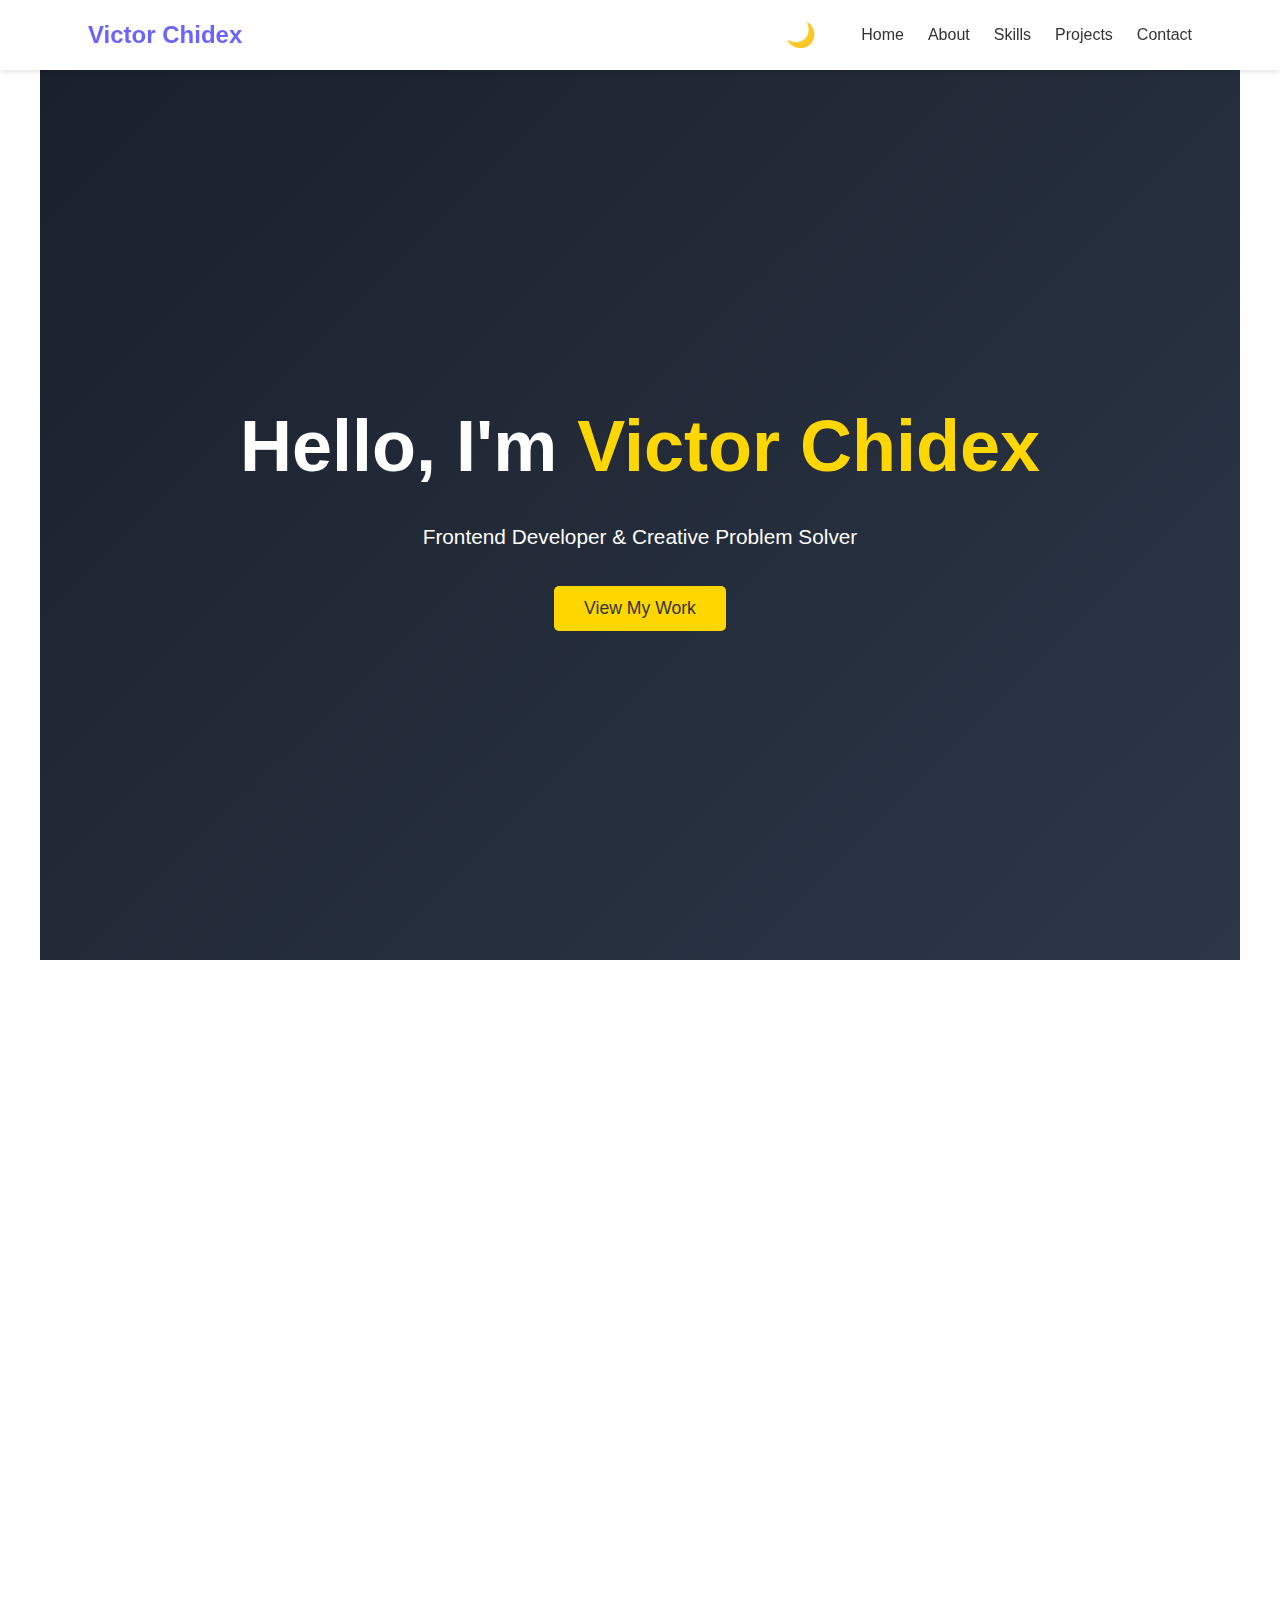
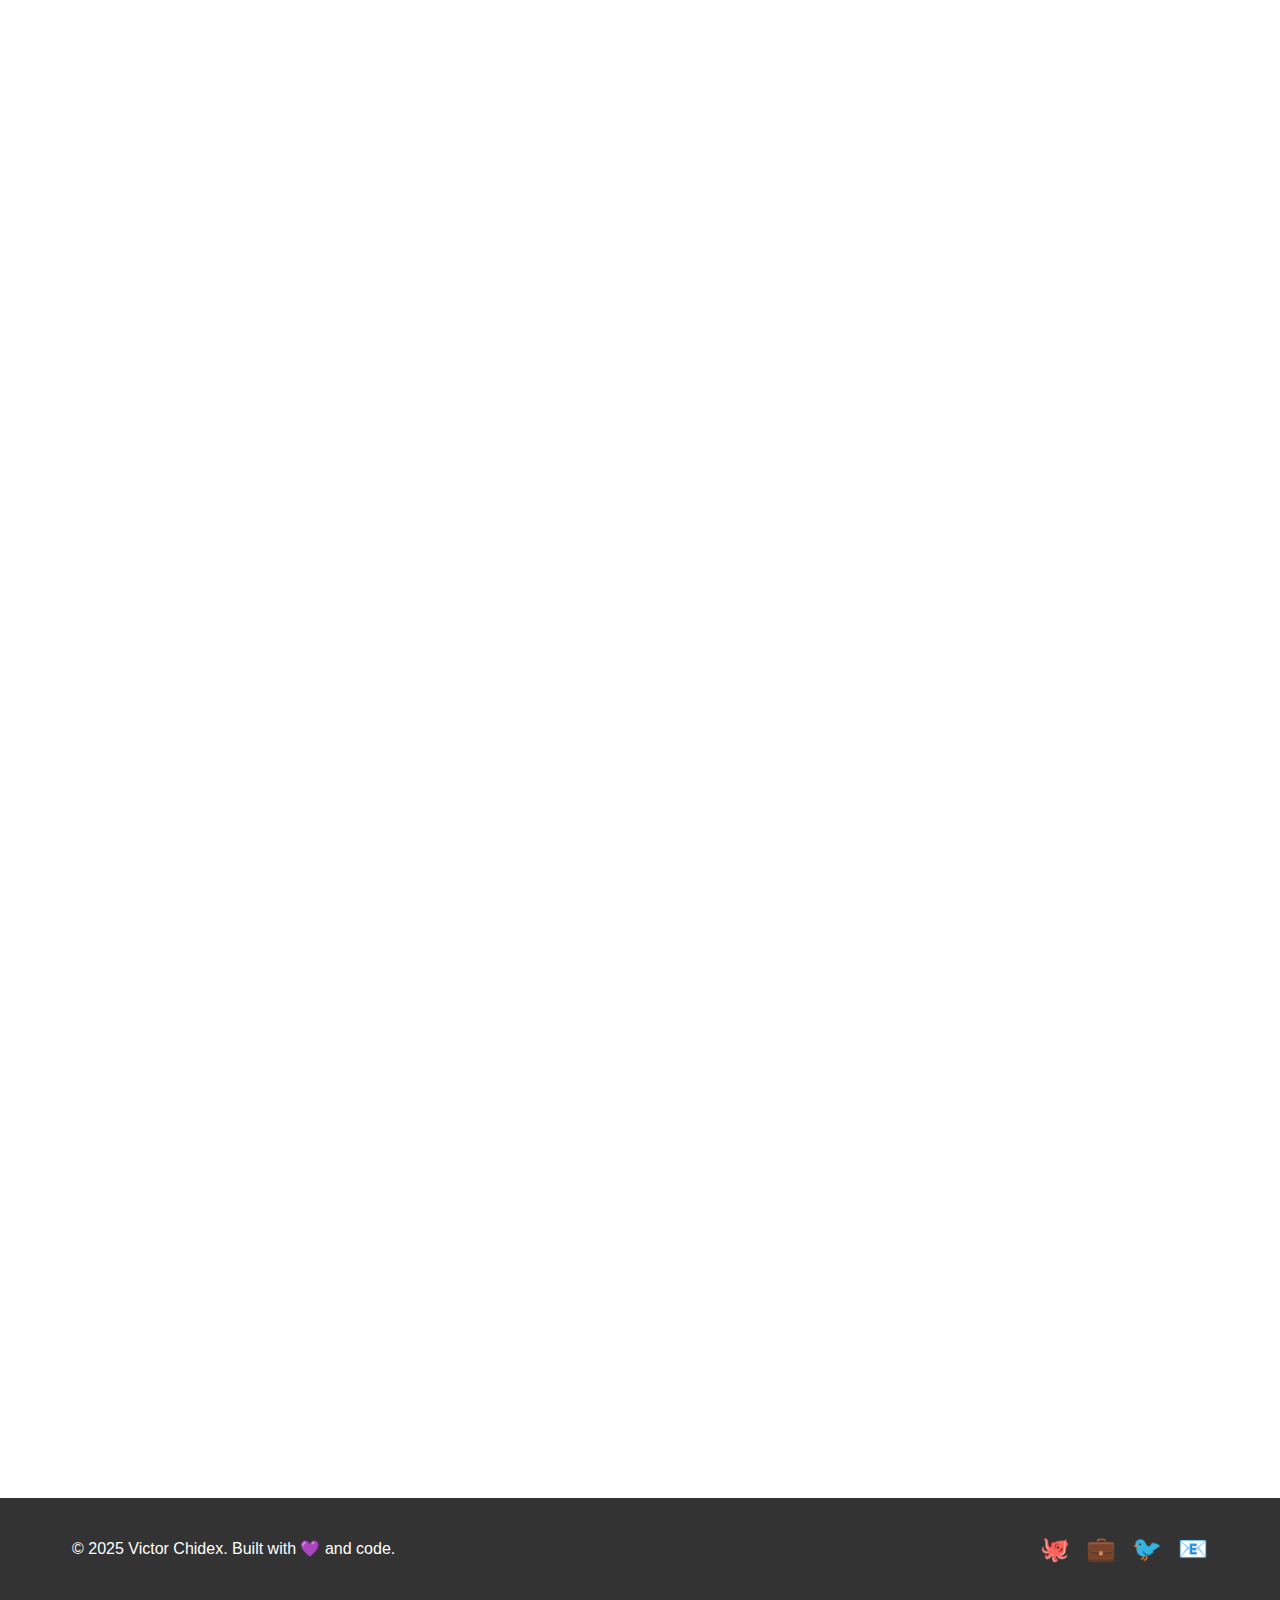
<file: index.html>
<!DOCTYPE html>
<html lang="en">
  <head>
    <meta charset="UTF-8" />
    <meta name="viewport" content="width=device-width, initial-scale=1.0" />
    <title>Victor Chidex - Developer Portfolio</title>
    <!-- Add these favicon lines -->
    <link rel="icon" type="image/svg+xml" href="assets/images/favicon.ico" />
    <link
      rel="alternate icon"
      type="image/png"
      href="assets/images/favicon.ico"
      sizes="32x32"
    />
    <link rel="apple-touch-icon" href="assets/images/favicon.ico" />
    <link rel="stylesheet" href="style.css" />
  </head>
  <body>
    <!-- Navigation -->
    <nav class="navbar">
      <div class="nav-container">
        <!-- Logo -->
        <div class="logo">Victor Chidex</div>

        <!-- Navigation Menu with Theme Toggle INSIDE -->
        <ul class="nav-menu" id="nav-menu">
          <li>
            <button
              id="themeToggle"
              class="theme-toggle"
              aria-label="Toggle dark mode"
            >
              🌙
            </button>
          </li>
          <li><a href="#home">Home</a></li>
          <li><a href="#about">About</a></li>
          <li><a href="#skills">Skills</a></li>
          <li><a href="#projects">Projects</a></li>
          <li><a href="#contact">Contact</a></li>
        </ul>

        <!-- Hamburger Menu for Mobile -->
        <div class="hamburger" id="hamburger">
          <span></span>
          <span></span>
          <span></span>
        </div>
      </div>
    </nav>

    <!-- Hero Section -->
    <section id="home" class="hero">
      <div class="hero-content">
        <h1>Hello, I'm <span class="highlight">Victor Chidex</span></h1>
        <p>Frontend Developer & Creative Problem Solver</p>
        <button class="cta-button">View My Work</button>
      </div>
    </section>

    <!-- About Section -->
    <section id="about" class="about">
      <h2>About Me</h2>
      <div class="about-content">
        <p>
          I'm a passionate developer who loves creating beautiful and functional
          websites. I enjoy turning complex problems into simple, beautiful
          designs.
        </p>
        <p>
          When I'm not coding, you can find me learning new technologies,
          contributing to open source, or exploring the latest web trends.
        </p>
      </div>
    </section>

    <!-- Skills Section -->
    <section id="skills" class="skills">
      <h2>My Skills</h2>
      <div class="skills-container">
        <div class="skill-item">
          <div class="skill-info">
            <span>HTML/CSS</span>
            <span>90%</span>
          </div>
          <div class="skill-bar">
            <div class="skill-progress" data-width="90%"></div>
          </div>
        </div>
        <div class="skill-item">
          <div class="skill-info">
            <span>JavaScript</span>
            <span>90%</span>
          </div>
          <div class="skill-bar">
            <div class="skill-progress" data-width="90%"></div>
          </div>
        </div>
        <div class="skill-item">
          <div class="skill-info">
            <span>React</span>
            <span>85%</span>
          </div>
          <div class="skill-bar">
            <div class="skill-progress" data-width="85%"></div>
          </div>
        </div>
        <div class="skill-item">
          <div class="skill-info">
            <span>Git/GitHub</span>
            <span>80%</span>
          </div>
          <div class="skill-bar">
            <div class="skill-progress" data-width="80%"></div>
          </div>
        </div>
        <div class="skill-item">
          <div class="skill-info">
            <span>Responsive Design</span>
            <span>95%</span>
          </div>
          <div class="skill-bar">
            <div class="skill-progress" data-width="95%"></div>
          </div>
        </div>
      </div>
    </section>

    <!-- Projects Section -->
    <section id="projects" class="projects">
      <h2>My Projects</h2>

      <!-- Project Filters -->
      <div class="project-filters">
        <button class="filter-btn active" data-filter="all">All</button>
        <button class="filter-btn" data-filter="web">Web Dev</button>
        <button class="filter-btn" data-filter="mobile">Mobile</button>
        <button class="filter-btn" data-filter="design">Design</button>
      </div>

      <div class="projects-container">
        <div class="project-card" data-category="web">
          <h3>Portfolio Website</h3>
          <p>
            The very website you're viewing right now! Built with pure HTML,
            CSS, and JavaScript.
          </p>
          <div class="project-tags">
            <span class="tag">HTML</span>
            <span class="tag">CSS</span>
            <span class="tag">JavaScript</span>
          </div>
        </div>
        <div class="project-card" data-category="web">
          <h3>E-Commerce Store</h3>
          <p>
            A full-featured online store with shopping cart and payment
            integration.
          </p>
          <div class="project-tags">
            <span class="tag">React</span>
            <span class="tag">Node.js</span>
            <span class="tag">MongoDB</span>
          </div>
        </div>
        <div class="project-card" data-category="mobile">
          <h3>Fitness Tracker App</h3>
          <p>
            Mobile application for tracking workouts and nutrition with
            beautiful charts.
          </p>
          <div class="project-tags">
            <span class="tag">React Native</span>
            <span class="tag">Firebase</span>
          </div>
        </div>
        <div class="project-card" data-category="design">
          <h3>UI/UX Design System</h3>
          <p>
            Complete design system with components, patterns, and style guide.
          </p>
          <div class="project-tags">
            <span class="tag">Figma</span>
            <span class="tag">Design</span>
          </div>
        </div>
      </div>
    </section>

    <!-- Contact Section -->
    <section id="contact" class="contact">
      <h2>Get In Touch</h2>

      <!-- Resume Download Button -->
      <div class="resume-section">
        <a href="assets/resume.pdf" download class="resume-btn">
          📄 Download My Resume
        </a>
      </div>

      <div class="contact-links">
        <a
          href="https://github.com/VictorChidex1"
          target="_blank"
          rel="noopener noreferrer"
          class="contact-link"
          >GitHub</a
        >
        <a href="mailto:ronclifft@gmail.com" class="contact-link">Email</a>
        <a
          href="https://linkedin.com/in/victor-chidera-255526b9"
          target="_blank"
          rel="noopener noreferrer"
          class="contact-link"
          >LinkedIn</a
        >
      </div>
    </section>

    <!-- Footer -->
    <footer class="footer">
      <div class="footer-content">
        <p>&copy; 2025 Victor Chidex. Built with 💜 and code.</p>
        <div class="social-links">
          <a
            href="https://github.com/your-username"
            target="_blank"
            aria-label="GitHub"
          >
            <span>🐙</span>
          </a>
          <a
            href="https://linkedin.com/in/your-profile"
            target="_blank"
            aria-label="LinkedIn"
          >
            <span>💼</span>
          </a>
          <a
            href="https://twitter.com/your-profile"
            target="_blank"
            aria-label="Twitter"
          >
            <span>🐦</span>
          </a>
          <a href="mailto:your-email@example.com" aria-label="Email">
            <span>📧</span>
          </a>
        </div>
      </div>
    </footer>

    <!-- Back to Top Button -->
    <button id="backToTop" class="back-to-top" aria-label="Back to top">
      ↑
    </button>

    <script src="script.js"></script>
  </body>
</html>
</file>
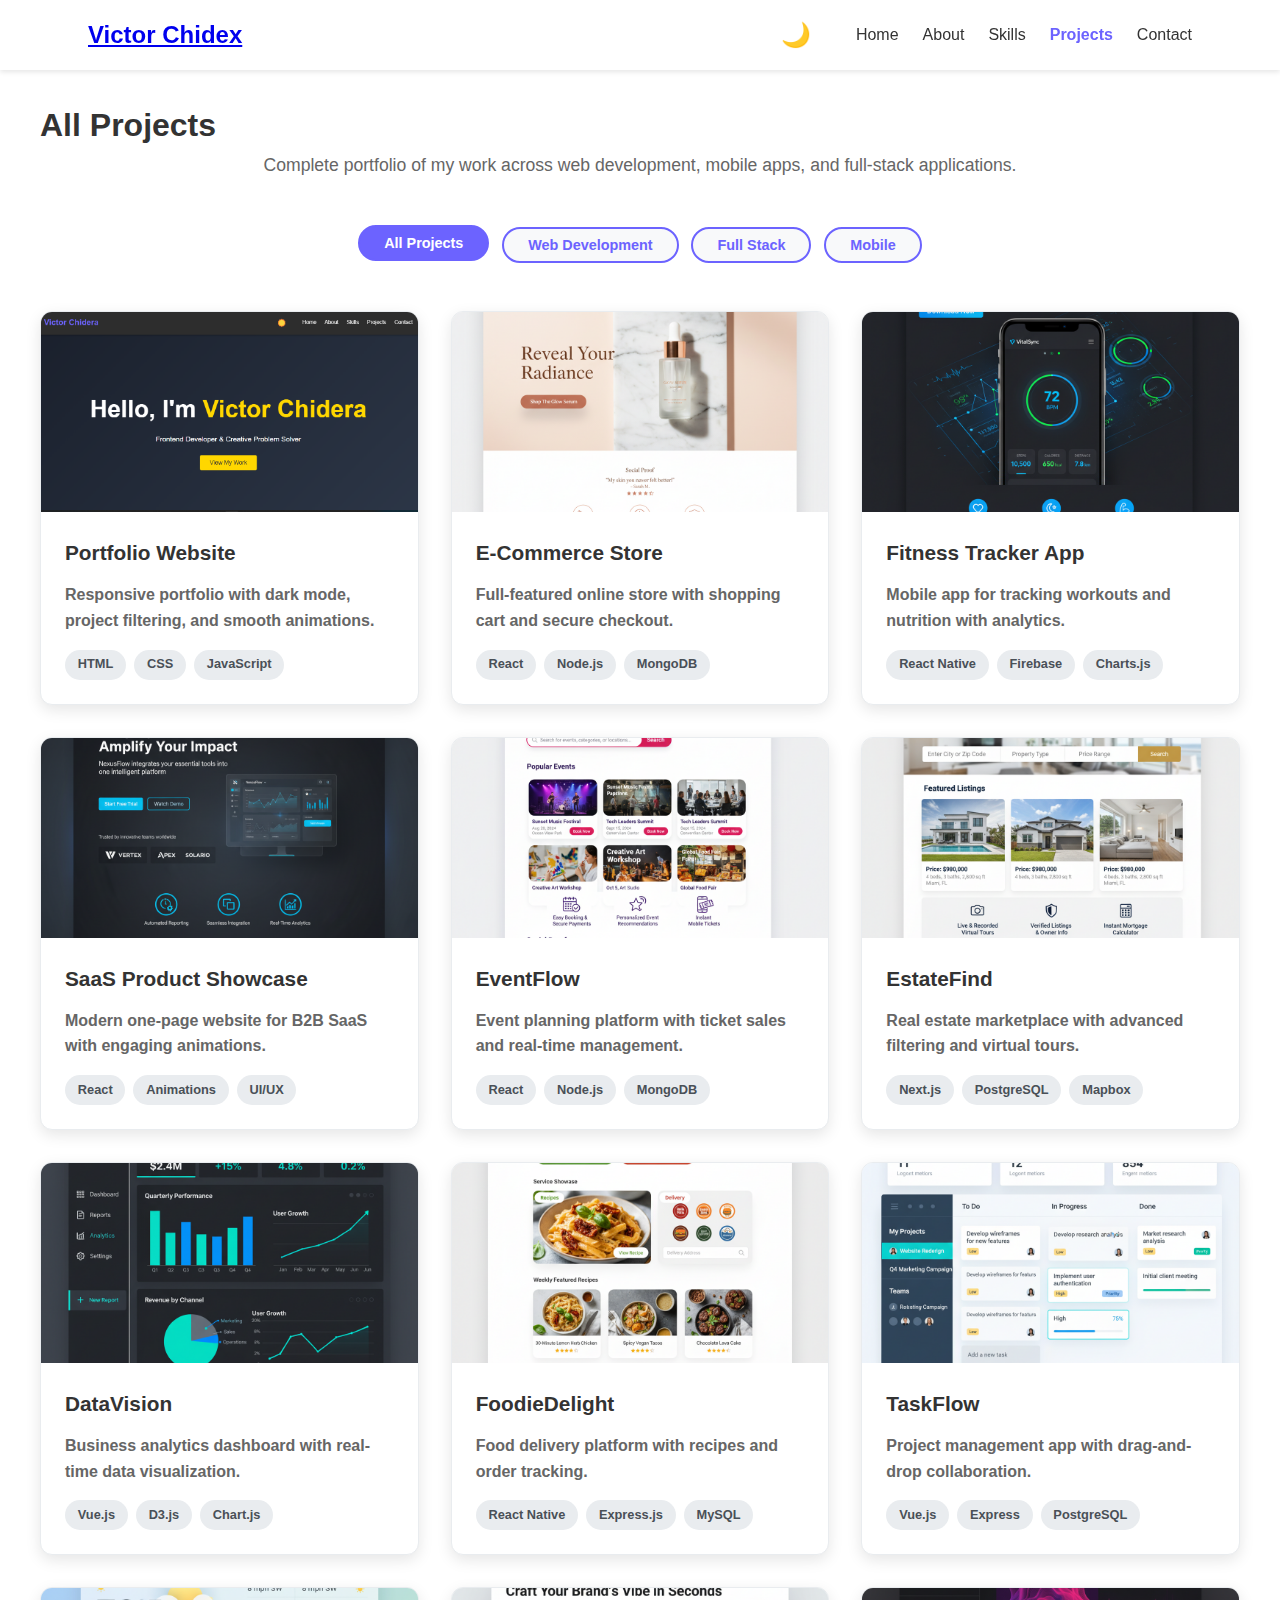
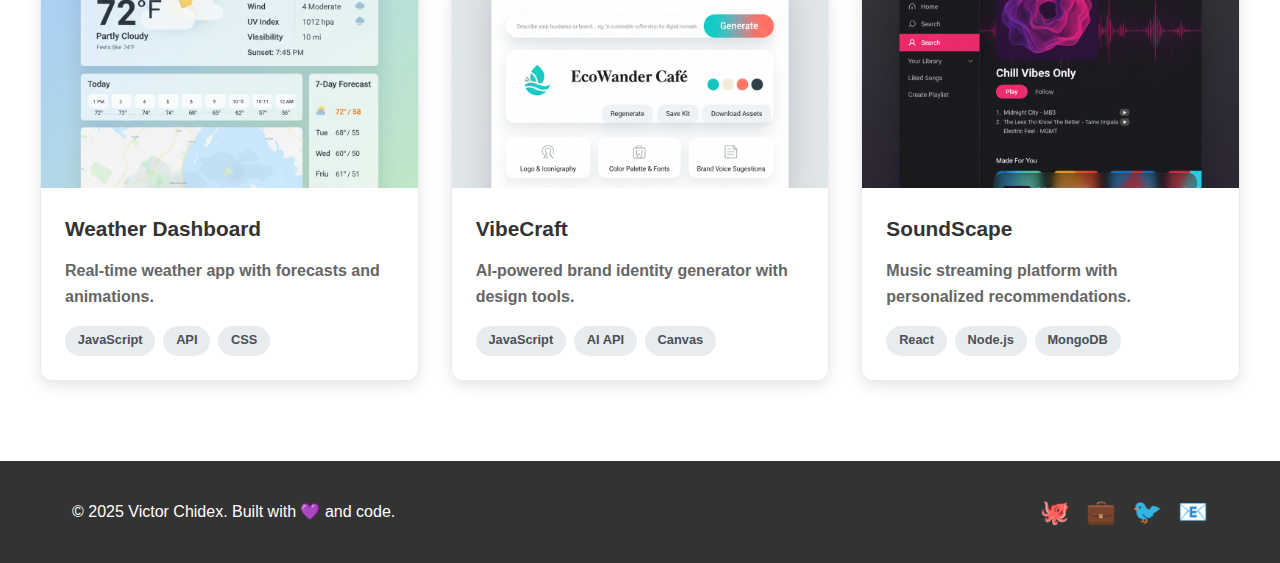
<file: projects.html>
<!DOCTYPE html>
<html lang="en">
  <head>
    <meta charset="UTF-8" />
    <meta name="viewport" content="width=device-width, initial-scale=1.0" />
    <title>All Projects - Victor Chidex</title>
    <link rel="stylesheet" href="style.css" />
    <link rel="icon" type="image/svg+xml" href="assets/images/favicon.ico" />
    <link
      rel="alternate icon"
      type="image/png"
      href="assets/images/favicon.ico"
      sizes="32x32"
    />
    <link rel="apple-touch-icon" href="assets/images/favicon.ico" />
    <link rel="stylesheet" href="style.css" />
  </head>
  <body>
    <!-- Navigation -->
    <nav class="navbar">
      <div class="nav-container">
        <div class="logo">
          <a href="index.html">Victor Chidex</a>
        </div>
        <ul class="nav-menu" id="nav-menu">
          <li>
            <button
              id="themeToggle"
              class="theme-toggle"
              aria-label="Toggle dark mode"
            >
              🌙
            </button>
          </li>
          <li><a href="index.html">Home</a></li>
          <li><a href="index.html#about">About</a></li>
          <li><a href="index.html#skills">Skills</a></li>
          <li><a href="projects.html" class="active">Projects</a></li>
          <li><a href="index.html#contact">Contact</a></li>
        </ul>
        <div class="hamburger" id="hamburger">
          <span></span>
          <span></span>
          <span></span>
        </div>
      </div>
    </nav>

    <!-- All Projects Section -->
    <section class="all-projects">
      <div class="container">
        <h1>All Projects</h1>
        <p class="page-subtitle">
          Complete portfolio of my work across web development, mobile apps, and
          full-stack applications.
        </p>

        <!-- Project Filters -->
        <div class="project-filters">
          <button class="filter-btn active" data-filter="all">
            All Projects
          </button>
          <button class="filter-btn" data-filter="web">Web Development</button>
          <button class="filter-btn" data-filter="fullstack">Full Stack</button>
          <button class="filter-btn" data-filter="mobile">Mobile</button>
        </div>

        <!-- All Projects Grid -->
        <div class="projects-grid" id="projectsGrid">
          <!-- Portfolio Website -->
          <div class="project-card" data-category="web">
            <div class="project-image">
              <img
                src="assets/images/portfolio-website.png"
                alt="Portfolio Website"
                loading="lazy"
              />
              <div class="project-overlay">
                <div class="project-links">
                  <a
                    href="projects/portfolio-website.html"
                    class="project-link view-details"
                  >
                    📖 View Details
                  </a>
                  <a
                    href="https://victorchidex1.github.io/Victor-Chidex/"
                    target="_blank"
                    class="project-link live-demo"
                  >
                    🌐 Live Demo
                  </a>
                </div>
              </div>
            </div>
            <div class="project-content">
              <h3>Portfolio Website</h3>
              <p>
                Responsive portfolio with dark mode, project filtering, and
                smooth animations.
              </p>
              <div class="project-tags">
                <span class="tag">HTML</span>
                <span class="tag">CSS</span>
                <span class="tag">JavaScript</span>
              </div>
            </div>
          </div>

          <!-- E-Commerce Store -->
          <div class="project-card" data-category="web">
            <div class="project-image">
              <img
                src="assets/images/E-Commerce-Store.png"
                alt="E-Commerce Store"
                loading="lazy"
              />
              <div class="project-overlay">
                <div class="project-links">
                  <a
                    href="projects/ecommerce-store.html"
                    class="project-link view-details"
                  >
                    📖 View Details
                  </a>
                  <a href="#" class="project-link live-demo"> 🌐 Live Demo </a>
                </div>
              </div>
            </div>
            <div class="project-content">
              <h3>E-Commerce Store</h3>
              <p>
                Full-featured online store with shopping cart and secure
                checkout.
              </p>
              <div class="project-tags">
                <span class="tag">React</span>
                <span class="tag">Node.js</span>
                <span class="tag">MongoDB</span>
              </div>
            </div>
          </div>

          <!-- Fitness Tracker App -->
          <div class="project-card" data-category="mobile">
            <div class="project-image">
              <img
                src="assets/images/Fitness-Tracker-App.png"
                alt="Fitness Tracker"
                loading="lazy"
              />
              <div class="project-overlay">
                <div class="project-links">
                  <a
                    href="projects/fitness-tracker.html"
                    class="project-link view-details"
                  >
                    📖 View Details
                  </a>
                  <a href="#" class="project-link live-demo"> 🌐 Live Demo </a>
                </div>
              </div>
            </div>
            <div class="project-content">
              <h3>Fitness Tracker App</h3>
              <p>
                Mobile app for tracking workouts and nutrition with analytics.
              </p>
              <div class="project-tags">
                <span class="tag">React Native</span>
                <span class="tag">Firebase</span>
                <span class="tag">Charts.js</span>
              </div>
            </div>
          </div>

          <!-- SaaS Product -->
          <div class="project-card" data-category="web">
            <div class="project-image">
              <img
                src="assets/images/SaaS-Product.png"
                alt="SaaS Product"
                loading="lazy"
              />
              <div class="project-overlay">
                <div class="project-links">
                  <a
                    href="projects/saas-product.html"
                    class="project-link view-details"
                  >
                    📖 View Details
                  </a>
                  <a href="#" class="project-link live-demo"> 🌐 Live Demo </a>
                </div>
              </div>
            </div>
            <div class="project-content">
              <h3>SaaS Product Showcase</h3>
              <p>
                Modern one-page website for B2B SaaS with engaging animations.
              </p>
              <div class="project-tags">
                <span class="tag">React</span>
                <span class="tag">Animations</span>
                <span class="tag">UI/UX</span>
              </div>
            </div>
          </div>

          <!-- EventFlow -->
          <div class="project-card" data-category="fullstack">
            <div class="project-image">
              <img
                src="assets/images/Event-Booking-Platform.png"
                alt="EventFlow"
                loading="lazy"
              />
              <div class="project-overlay">
                <div class="project-links">
                  <a
                    href="projects/eventflow.html"
                    class="project-link view-details"
                  >
                    📖 View Details
                  </a>
                  <a href="#" class="project-link live-demo"> 🌐 Live Demo </a>
                </div>
              </div>
            </div>
            <div class="project-content">
              <h3>EventFlow</h3>
              <p>
                Event planning platform with ticket sales and real-time
                management.
              </p>
              <div class="project-tags">
                <span class="tag">React</span>
                <span class="tag">Node.js</span>
                <span class="tag">MongoDB</span>
              </div>
            </div>
          </div>

          <!-- EstateFind -->
          <div class="project-card" data-category="fullstack">
            <div class="project-image">
              <img
                src="assets/images/Property-Listing.png"
                alt="EstateFind"
                loading="lazy"
              />
              <div class="project-overlay">
                <div class="project-links">
                  <a
                    href="projects/estatefind.html"
                    class="project-link view-details"
                  >
                    📖 View Details
                  </a>
                  <a href="#" class="project-link live-demo"> 🌐 Live Demo </a>
                </div>
              </div>
            </div>
            <div class="project-content">
              <h3>EstateFind</h3>
              <p>
                Real estate marketplace with advanced filtering and virtual
                tours.
              </p>
              <div class="project-tags">
                <span class="tag">Next.js</span>
                <span class="tag">PostgreSQL</span>
                <span class="tag">Mapbox</span>
              </div>
            </div>
          </div>

          <!-- DataVision -->
          <div class="project-card" data-category="web">
            <div class="project-image">
              <img
                src="assets/images/Business-Analytics.png"
                alt="DataVision"
                loading="lazy"
              />
              <div class="project-overlay">
                <div class="project-links">
                  <a
                    href="projects/datavision.html"
                    class="project-link view-details"
                  >
                    📖 View Details
                  </a>
                  <a href="#" class="project-link live-demo"> 🌐 Live Demo </a>
                </div>
              </div>
            </div>
            <div class="project-content">
              <h3>DataVision</h3>
              <p>
                Business analytics dashboard with real-time data visualization.
              </p>
              <div class="project-tags">
                <span class="tag">Vue.js</span>
                <span class="tag">D3.js</span>
                <span class="tag">Chart.js</span>
              </div>
            </div>
          </div>

          <!-- FoodieDelight -->
          <div class="project-card" data-category="fullstack">
            <div class="project-image">
              <img
                src="assets/images/Food-Delivery.png"
                alt="FoodieDelight"
                loading="lazy"
              />
              <div class="project-overlay">
                <div class="project-links">
                  <a
                    href="projects/foodiedelight.html"
                    class="project-link view-details"
                  >
                    📖 View Details
                  </a>
                  <a href="#" class="project-link live-demo"> 🌐 Live Demo </a>
                </div>
              </div>
            </div>
            <div class="project-content">
              <h3>FoodieDelight</h3>
              <p>Food delivery platform with recipes and order tracking.</p>
              <div class="project-tags">
                <span class="tag">React Native</span>
                <span class="tag">Express.js</span>
                <span class="tag">MySQL</span>
              </div>
            </div>
          </div>

          <!-- TaskFlow -->
          <div class="project-card" data-category="web">
            <div class="project-image">
              <img
                src="assets/images/Task-manager.png"
                alt="TaskFlow"
                loading="lazy"
              />
              <div class="project-overlay">
                <div class="project-links">
                  <a
                    href="projects/taskflow.html"
                    class="project-link view-details"
                  >
                    📖 View Details
                  </a>
                  <a href="#" class="project-link live-demo"> 🌐 Live Demo </a>
                </div>
              </div>
            </div>
            <div class="project-content">
              <h3>TaskFlow</h3>
              <p>Project management app with drag-and-drop collaboration.</p>
              <div class="project-tags">
                <span class="tag">Vue.js</span>
                <span class="tag">Express</span>
                <span class="tag">PostgreSQL</span>
              </div>
            </div>
          </div>

          <!-- Weather Dashboard -->
          <div class="project-card" data-category="web">
            <div class="project-image">
              <img
                src="assets/images/weather-app.png"
                alt="Weather Dashboard"
                loading="lazy"
              />
              <div class="project-overlay">
                <div class="project-links">
                  <a
                    href="projects/weather-dashboard.html"
                    class="project-link view-details"
                  >
                    📖 View Details
                  </a>
                  <a href="#" class="project-link live-demo"> 🌐 Live Demo </a>
                </div>
              </div>
            </div>
            <div class="project-content">
              <h3>Weather Dashboard</h3>
              <p>Real-time weather app with forecasts and animations.</p>
              <div class="project-tags">
                <span class="tag">JavaScript</span>
                <span class="tag">API</span>
                <span class="tag">CSS</span>
              </div>
            </div>
          </div>

          <!-- VibeCraft -->
          <div class="project-card" data-category="web">
            <div class="project-image">
              <img
                src="assets/images/brand-generator.png"
                alt="VibeCraft"
                loading="lazy"
              />
              <div class="project-overlay">
                <div class="project-links">
                  <a
                    href="projects/vibecraft.html"
                    class="project-link view-details"
                  >
                    📖 View Details
                  </a>
                  <a href="#" class="project-link live-demo"> 🌐 Live Demo </a>
                </div>
              </div>
            </div>
            <div class="project-content">
              <h3>VibeCraft</h3>
              <p>AI-powered brand identity generator with design tools.</p>
              <div class="project-tags">
                <span class="tag">JavaScript</span>
                <span class="tag">AI API</span>
                <span class="tag">Canvas</span>
              </div>
            </div>
          </div>

          <!-- SoundScape -->
          <div class="project-card" data-category="fullstack">
            <div class="project-image">
              <img
                src="assets/images/music-streaming.png"
                alt="SoundScape"
                loading="lazy"
              />
              <div class="project-overlay">
                <div class="project-links">
                  <a
                    href="projects/soundscape.html"
                    class="project-link view-details"
                  >
                    📖 View Details
                  </a>
                  <a href="#" class="project-link live-demo"> 🌐 Live Demo </a>
                </div>
              </div>
            </div>
            <div class="project-content">
              <h3>SoundScape</h3>
              <p>Music streaming platform with personalized recommendations.</p>
              <div class="project-tags">
                <span class="tag">React</span>
                <span class="tag">Node.js</span>
                <span class="tag">MongoDB</span>
              </div>
            </div>
          </div>
        </div>
      </div>
    </section>

    <!-- Footer -->
    <footer class="footer">
      <div class="footer-content">
        <p>&copy; 2025 Victor Chidex. Built with 💜 and code.</p>
        <div class="social-links">
          <a
            href="https://github.com/your-username"
            target="_blank"
            aria-label="GitHub"
          >
            <span>🐙</span>
          </a>
          <a
            href="https://linkedin.com/in/your-profile"
            target="_blank"
            aria-label="LinkedIn"
          >
            <span>💼</span>
          </a>
          <a
            href="https://twitter.com/your-profile"
            target="_blank"
            aria-label="Twitter"
          >
            <span>🐦</span>
          </a>
          <a href="mailto:your-email@example.com" aria-label="Email">
            <span>📧</span>
          </a>
        </div>
      </div>
    </footer>

    <!-- Back to Top Button -->
    <button id="backToTop" class="back-to-top" aria-label="Back to top">
      ↑
    </button>

    <script src="script.js"></script>
    <script src="projects.js"></script>
  </body>
</html>
</file>
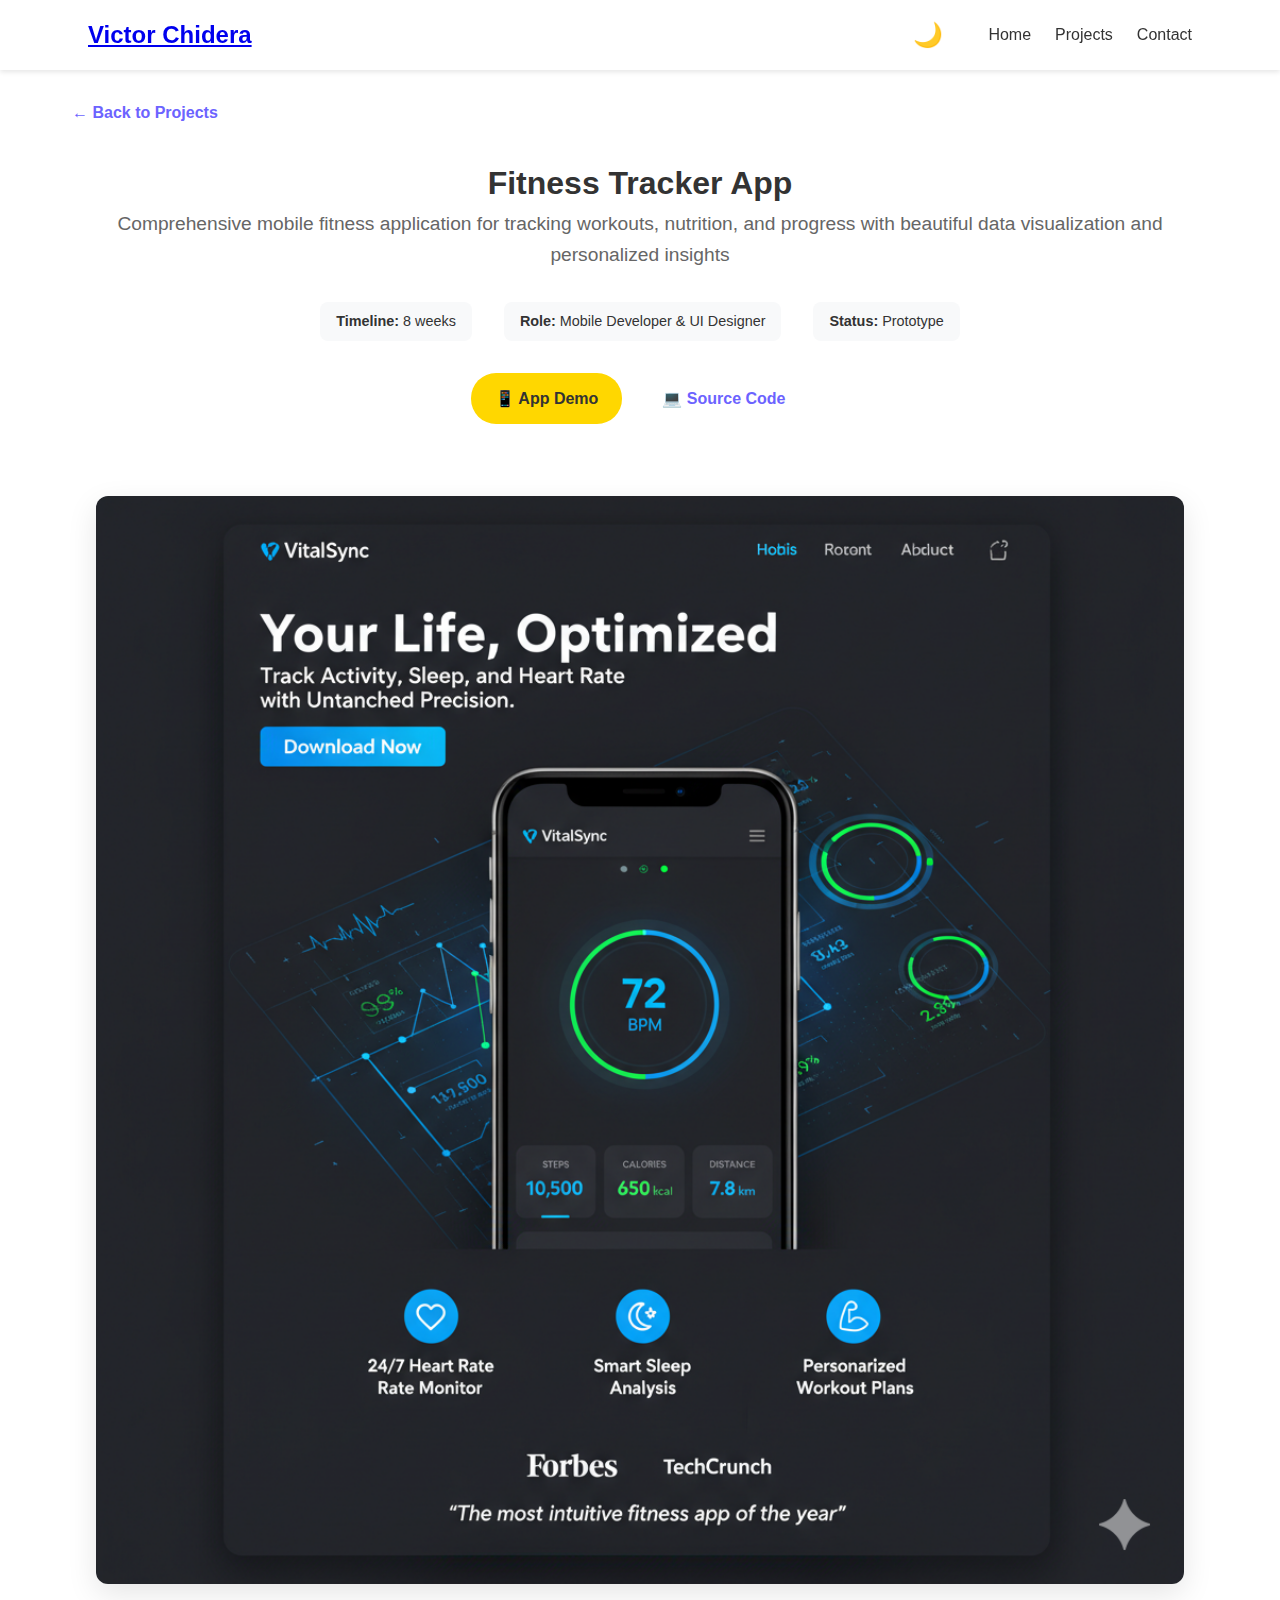
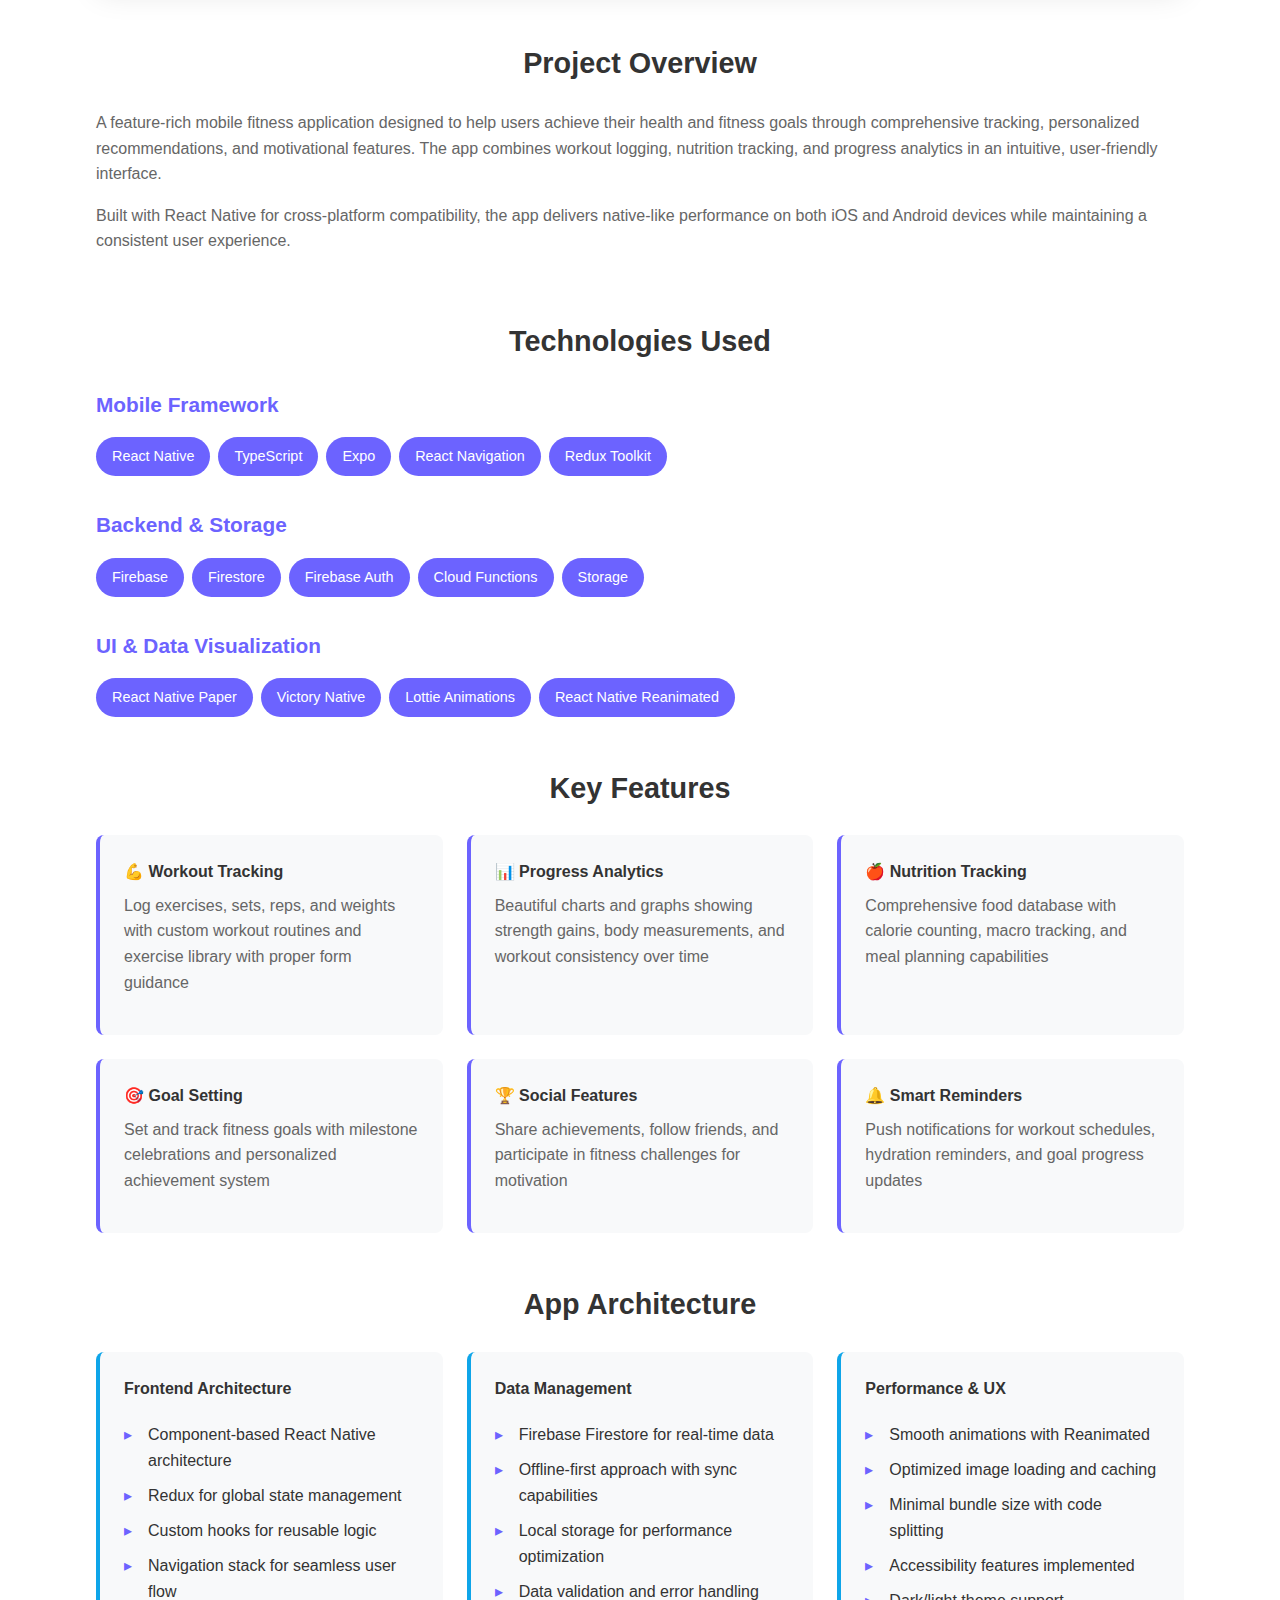
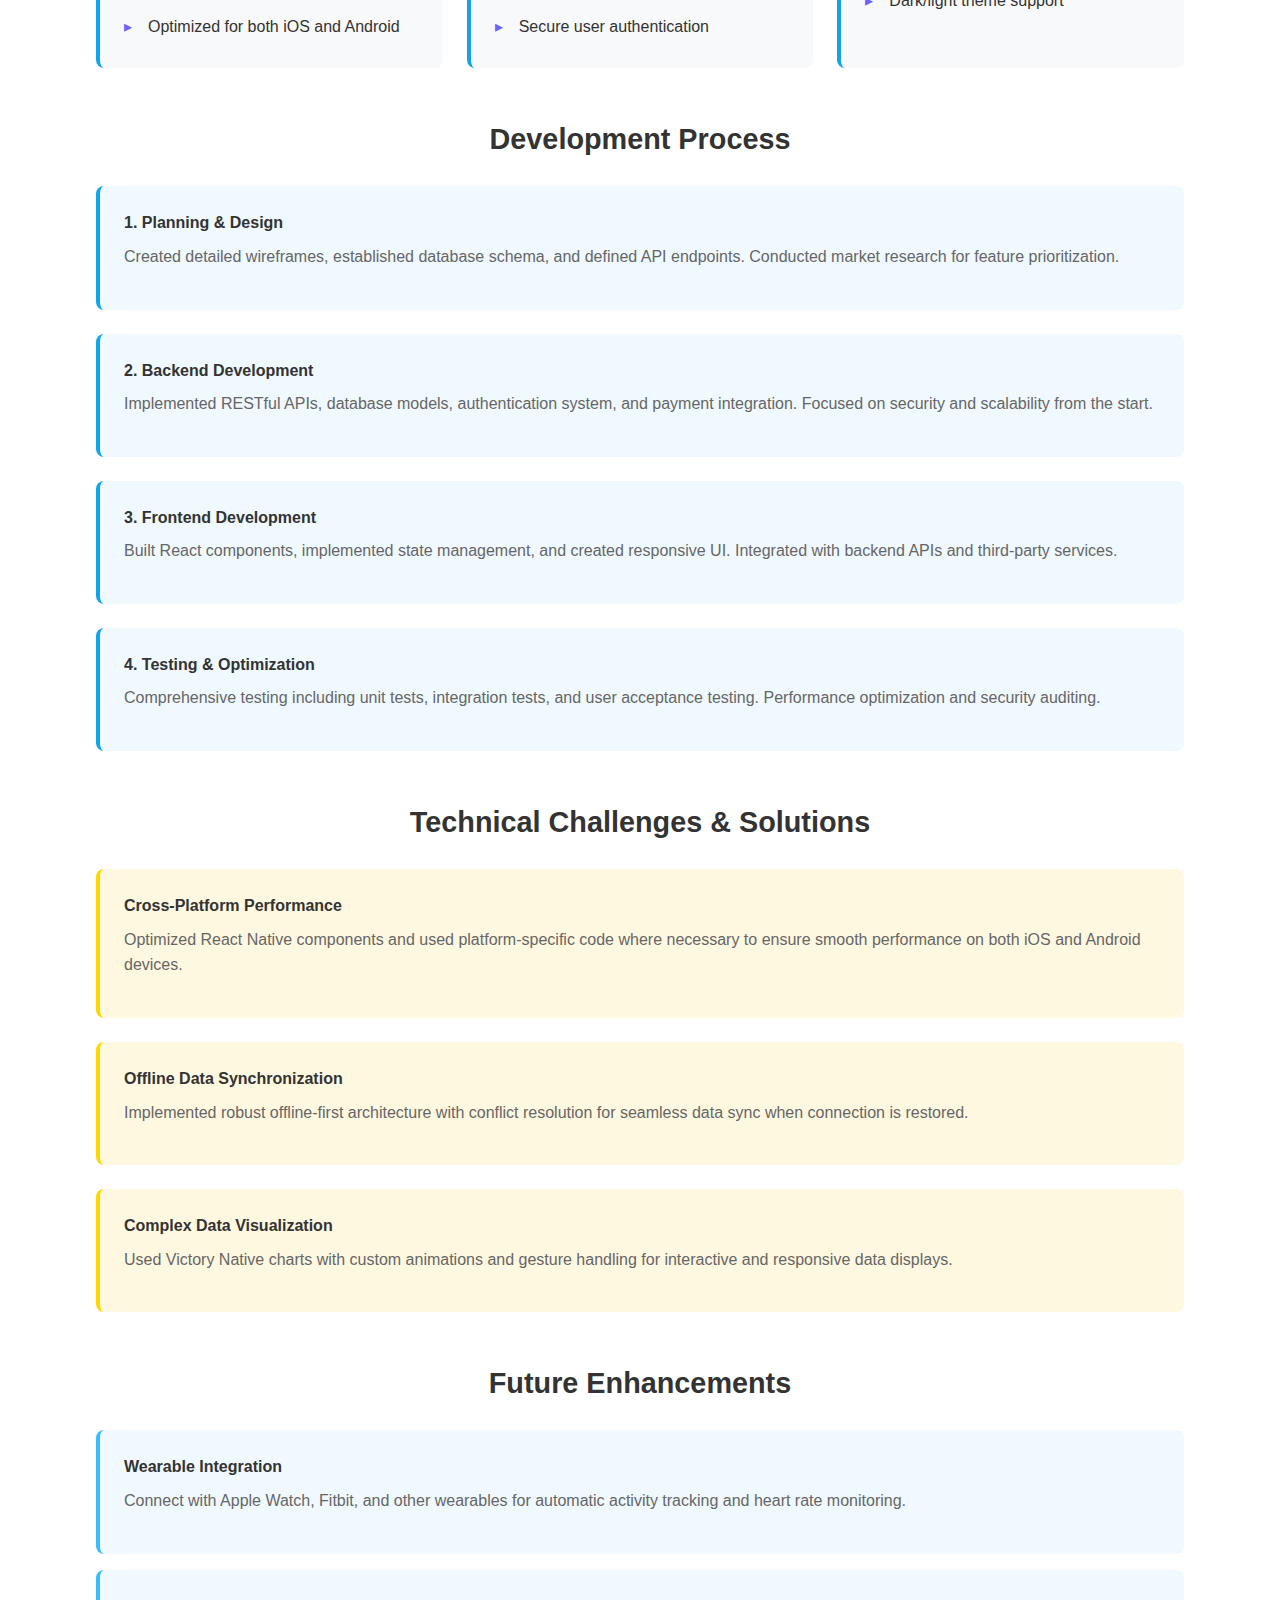
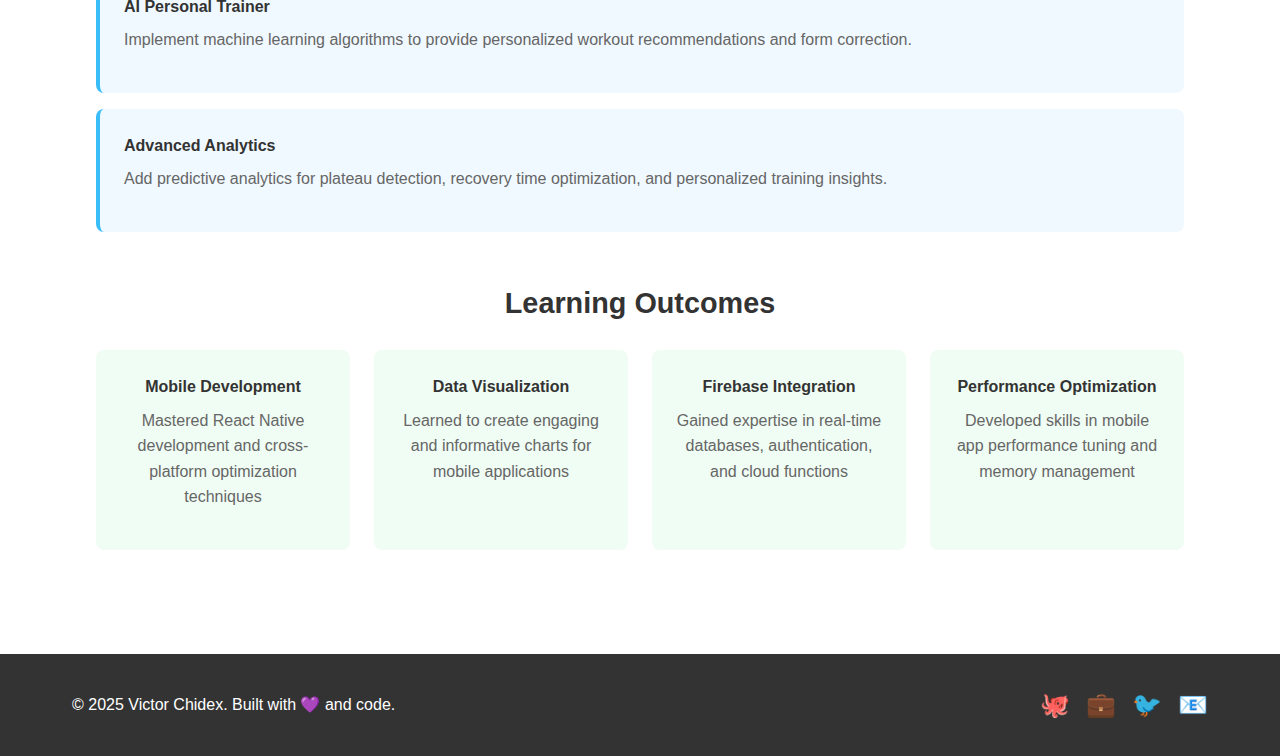
<file: projects/fitness-tracker.html>
<!DOCTYPE html>
<html lang="en">
  <head>
    <meta charset="UTF-8" />
    <meta name="viewport" content="width=device-width, initial-scale=1.0" />
    <title>Fitness Tracker App | Victor Chidera</title>
    <link rel="stylesheet" href="../style.css" />
    <link rel="icon" type="image/svg+xml" href="../assets/images/favicon.ico" />
    <link
      rel="alternate icon"
      type="image/png"
      href="../assets/images/favicon.ico"
      sizes="32x32"
    />
    <link rel="apple-touch-icon" href="../assets/images/favicon.ico" />
  </head>
  <body>
    <nav class="navbar">
      <div class="nav-container">
        <div class="logo">
          <a href="../index.html">Victor Chidera</a>
        </div>
        <ul class="nav-menu" id="nav-menu">
          <li>
            <button
              id="themeToggle"
              class="theme-toggle"
              aria-label="Toggle dark mode"
            >
              🌙
            </button>
          </li>
          <li><a href="../index.html">Home</a></li>
          <li><a href="../projects.html">Projects</a></li>
          <li><a href="../index.html#contact">Contact</a></li>
        </ul>
        <div class="hamburger" id="hamburger">
          <span></span>
          <span></span>
          <span></span>
        </div>
      </div>
    </nav>

    <section class="project-detail">
      <div class="container">
        <a href="../projects.html" class="back-link">← Back to Projects</a>

        <div class="project-header">
          <h1>Fitness Tracker App</h1>
          <p class="project-subtitle">
            Comprehensive mobile fitness application for tracking workouts,
            nutrition, and progress with beautiful data visualization and
            personalized insights
          </p>

          <div class="project-meta">
            <div class="meta-item"><strong>Timeline:</strong> 8 weeks</div>
            <div class="meta-item">
              <strong>Role:</strong> Mobile Developer & UI Designer
            </div>
            <div class="meta-item"><strong>Status:</strong> Prototype</div>
          </div>

          <div class="project-links-header">
            <a href="#" target="_blank" class="project-link live-demo">
              📱 App Demo
            </a>
            <a href="#" target="_blank" class="project-link source-code">
              💻 Source Code
            </a>
          </div>
        </div>

        <div class="project-content">
          <div class="project-showcase">
            <img
              src="../assets/images/Fitness-Tracker-App.png"
              alt="Fitness Tracker App Screenshot"
              class="project-hero-image"
            />
          </div>

          <div class="project-details-grid">
            <div class="detail-section">
              <h2>Project Overview</h2>
              <p>
                A feature-rich mobile fitness application designed to help users
                achieve their health and fitness goals through comprehensive
                tracking, personalized recommendations, and motivational
                features. The app combines workout logging, nutrition tracking,
                and progress analytics in an intuitive, user-friendly interface.
              </p>
              <p>
                Built with React Native for cross-platform compatibility, the
                app delivers native-like performance on both iOS and Android
                devices while maintaining a consistent user experience.
              </p>
            </div>

            <div class="detail-section">
              <h2>Technologies Used</h2>
              <div class="tech-stack">
                <div class="tech-category">
                  <h3>Mobile Framework</h3>
                  <div class="tech-tags">
                    <span class="tech-tag">React Native</span>
                    <span class="tech-tag">TypeScript</span>
                    <span class="tech-tag">Expo</span>
                    <span class="tech-tag">React Navigation</span>
                    <span class="tech-tag">Redux Toolkit</span>
                  </div>
                </div>
                <div class="tech-category">
                  <h3>Backend & Storage</h3>
                  <div class="tech-tags">
                    <span class="tech-tag">Firebase</span>
                    <span class="tech-tag">Firestore</span>
                    <span class="tech-tag">Firebase Auth</span>
                    <span class="tech-tag">Cloud Functions</span>
                    <span class="tech-tag">Storage</span>
                  </div>
                </div>
                <div class="tech-category">
                  <h3>UI & Data Visualization</h3>
                  <div class="tech-tags">
                    <span class="tech-tag">React Native Paper</span>
                    <span class="tech-tag">Victory Native</span>
                    <span class="tech-tag">Lottie Animations</span>
                    <span class="tech-tag">React Native Reanimated</span>
                  </div>
                </div>
              </div>
            </div>

            <div class="detail-section">
              <h2>Key Features</h2>
              <div class="features-grid">
                <div class="feature-item">
                  <h4>💪 Workout Tracking</h4>
                  <p>
                    Log exercises, sets, reps, and weights with custom workout
                    routines and exercise library with proper form guidance
                  </p>
                </div>
                <div class="feature-item">
                  <h4>📊 Progress Analytics</h4>
                  <p>
                    Beautiful charts and graphs showing strength gains, body
                    measurements, and workout consistency over time
                  </p>
                </div>
                <div class="feature-item">
                  <h4>🍎 Nutrition Tracking</h4>
                  <p>
                    Comprehensive food database with calorie counting, macro
                    tracking, and meal planning capabilities
                  </p>
                </div>
                <div class="feature-item">
                  <h4>🎯 Goal Setting</h4>
                  <p>
                    Set and track fitness goals with milestone celebrations and
                    personalized achievement system
                  </p>
                </div>
                <div class="feature-item">
                  <h4>🏆 Social Features</h4>
                  <p>
                    Share achievements, follow friends, and participate in
                    fitness challenges for motivation
                  </p>
                </div>
                <div class="feature-item">
                  <h4>🔔 Smart Reminders</h4>
                  <p>
                    Push notifications for workout schedules, hydration
                    reminders, and goal progress updates
                  </p>
                </div>
              </div>
            </div>

            <div class="detail-section">
              <h2>App Architecture</h2>
              <div class="architecture-grid">
                <div class="arch-item">
                  <h4>Frontend Architecture</h4>
                  <ul>
                    <li>Component-based React Native architecture</li>
                    <li>Redux for global state management</li>
                    <li>Custom hooks for reusable logic</li>
                    <li>Navigation stack for seamless user flow</li>
                    <li>Optimized for both iOS and Android</li>
                  </ul>
                </div>
                <div class="arch-item">
                  <h4>Data Management</h4>
                  <ul>
                    <li>Firebase Firestore for real-time data</li>
                    <li>Offline-first approach with sync capabilities</li>
                    <li>Local storage for performance optimization</li>
                    <li>Data validation and error handling</li>
                    <li>Secure user authentication</li>
                  </ul>
                </div>
                <div class="arch-item">
                  <h4>Performance & UX</h4>
                  <ul>
                    <li>Smooth animations with Reanimated</li>
                    <li>Optimized image loading and caching</li>
                    <li>Minimal bundle size with code splitting</li>
                    <li>Accessibility features implemented</li>
                    <li>Dark/light theme support</li>
                  </ul>
                </div>
              </div>
            </div>

            <div class="detail-section">
              <h2>Development Process</h2>
              <div class="process-steps">
                <div class="process-step">
                  <h4>1. Planning & Design</h4>
                  <p>
                    Created detailed wireframes, established database schema,
                    and defined API endpoints. Conducted market research for
                    feature prioritization.
                  </p>
                </div>
                <div class="process-step">
                  <h4>2. Backend Development</h4>
                  <p>
                    Implemented RESTful APIs, database models, authentication
                    system, and payment integration. Focused on security and
                    scalability from the start.
                  </p>
                </div>
                <div class="process-step">
                  <h4>3. Frontend Development</h4>
                  <p>
                    Built React components, implemented state management, and
                    created responsive UI. Integrated with backend APIs and
                    third-party services.
                  </p>
                </div>
                <div class="process-step">
                  <h4>4. Testing & Optimization</h4>
                  <p>
                    Comprehensive testing including unit tests, integration
                    tests, and user acceptance testing. Performance optimization
                    and security auditing.
                  </p>
                </div>
              </div>
            </div>

            <div class="detail-section">
              <h2>Technical Challenges & Solutions</h2>
              <div class="challenges-list">
                <div class="challenge-item">
                  <h4>Cross-Platform Performance</h4>
                  <p>
                    Optimized React Native components and used platform-specific
                    code where necessary to ensure smooth performance on both
                    iOS and Android devices.
                  </p>
                </div>
                <div class="challenge-item">
                  <h4>Offline Data Synchronization</h4>
                  <p>
                    Implemented robust offline-first architecture with conflict
                    resolution for seamless data sync when connection is
                    restored.
                  </p>
                </div>
                <div class="challenge-item">
                  <h4>Complex Data Visualization</h4>
                  <p>
                    Used Victory Native charts with custom animations and
                    gesture handling for interactive and responsive data
                    displays.
                  </p>
                </div>
              </div>
            </div>

            <div class="detail-section">
              <h2>Future Enhancements</h2>
              <div class="enhancements-list">
                <div class="enhancement-item">
                  <h4>Wearable Integration</h4>
                  <p>
                    Connect with Apple Watch, Fitbit, and other wearables for
                    automatic activity tracking and heart rate monitoring.
                  </p>
                </div>
                <div class="enhancement-item">
                  <h4>AI Personal Trainer</h4>
                  <p>
                    Implement machine learning algorithms to provide
                    personalized workout recommendations and form correction.
                  </p>
                </div>
                <div class="enhancement-item">
                  <h4>Advanced Analytics</h4>
                  <p>
                    Add predictive analytics for plateau detection, recovery
                    time optimization, and personalized training insights.
                  </p>
                </div>
              </div>
            </div>

            <div class="detail-section">
              <h2>Learning Outcomes</h2>
              <div class="learning-grid">
                <div class="learning-item">
                  <h4>Mobile Development</h4>
                  <p>
                    Mastered React Native development and cross-platform
                    optimization techniques
                  </p>
                </div>
                <div class="learning-item">
                  <h4>Data Visualization</h4>
                  <p>
                    Learned to create engaging and informative charts for mobile
                    applications
                  </p>
                </div>
                <div class="learning-item">
                  <h4>Firebase Integration</h4>
                  <p>
                    Gained expertise in real-time databases, authentication, and
                    cloud functions
                  </p>
                </div>
                <div class="learning-item">
                  <h4>Performance Optimization</h4>
                  <p>
                    Developed skills in mobile app performance tuning and memory
                    management
                  </p>
                </div>
              </div>
            </div>
          </div>
        </div>
      </div>
    </section>

    <!-- Footer -->
    <footer class="footer">
      <div class="footer-content">
        <p>&copy; 2025 Victor Chidex. Built with 💜 and code.</p>
        <div class="social-links">
          <a
            href="https://github.com/VictorChidex1"
            target="_blank"
            aria-label="GitHub"
          >
            <span>🐙</span>
          </a>
          <a
            href="https://linkedin.com/in/victor-chidera-255526b9"
            target="_blank"
            aria-label="LinkedIn"
          >
            <span>💼</span>
          </a>
          <a
            href="https://twitter.com/your-profile"
            target="_blank"
            aria-label="Twitter"
          >
            <span>🐦</span>
          </a>
          <a href="mailto:ronclifft@gmail.com" aria-label="Email">
            <span>📧</span>
          </a>
        </div>
      </div>
    </footer>

    <!-- Back to Top Button -->
    <button id="backToTop" class="back-to-top" aria-label="Back to top">
      ↑
    </button>

    <script src="../script.js"></script>
  </body>
</html>
</file>
<file: style.css>
/* Reset and base styles */
* {
  margin: 0;
  padding: 0;
  box-sizing: border-box;
}

body {
  font-family: "Arial", sans-serif;
  line-height: 1.6;
  color: #333;
}

/* ===== NAVIGATION STYLES ===== */
.navbar {
  background: #fff;
  padding: 1rem 0;
  box-shadow: 0 2px 5px rgba(0, 0, 0, 0.1);
  position: fixed;
  width: 100%;
  top: 0;
  z-index: 1000;
}

.nav-container {
  max-width: 1200px;
  margin: 0 auto;
  padding: 0 2rem;
  display: flex;
  justify-content: space-between;
  align-items: center;
}

.logo {
  font-size: 1.5rem;
  font-weight: bold;
  color: #6c63ff;
}

/* Navigation Menu */
.nav-menu {
  display: flex;
  list-style: none;
  gap: 1.5rem;
  align-items: center;
  margin: 0;
  padding: 0;
}

.nav-menu a {
  text-decoration: none;
  color: #333;
  font-weight: 500;
  transition: color 0.3s;
  padding: 0.5rem 0;
}

.nav-menu a:hover {
  color: #6c63ff;
}

/* Theme Toggle Button - Now as first item in nav menu */
.theme-toggle {
  background: none;
  border: none;
  font-size: 1.3rem;
  cursor: pointer;
  padding: 0.5rem;
  border-radius: 50%;
  transition: all 0.3s ease;
  margin-right: 0.5rem;
}

.theme-toggle:hover {
  transform: scale(1.1);
  background: rgba(108, 99, 255, 0.1);
}

/* Hamburger Menu */
.hamburger {
  display: none;
  flex-direction: column;
  cursor: pointer;
  padding: 5px;
}

.hamburger span {
  width: 25px;
  height: 3px;
  background: #333;
  margin: 3px 0;
  transition: 0.3s;
  border-radius: 2px;
}

/* ===== MOBILE STYLES ===== */
@media screen and (max-width: 768px) {
  .hamburger {
    display: flex;
  }

  .nav-menu {
    position: fixed;
    left: -100%;
    top: 70px;
    flex-direction: column;
    background-color: white;
    width: 100%;
    text-align: center;
    transition: 0.3s;
    box-shadow: 0 10px 27px rgba(0, 0, 0, 0.05);
    padding: 2rem 0;
    gap: 0;
  }

  .nav-menu.active {
    left: 0;
  }

  .nav-menu li {
    margin: 0.5rem 0;
    width: 100%;
  }

  .nav-menu a {
    display: block;
    padding: 1rem;
    font-size: 1.1rem;
  }

  .theme-toggle {
    margin: 0.5rem auto;
    font-size: 1.5rem;
    padding: 1rem;
  }
}

/* ===== DARK MODE STYLES ===== */
body.dark-mode .navbar {
  background: #2d2d2d;
  box-shadow: 0 2px 5px rgba(0, 0, 0, 0.3);
}

body.dark-mode .logo {
  color: #6c63ff;
}

body.dark-mode .nav-menu a {
  color: #ffffff;
}

body.dark-mode .nav-menu a:hover {
  color: #6c63ff;
}

body.dark-mode .hamburger span {
  background: #ffffff;
}

body.dark-mode .nav-menu {
  background-color: #2d2d2d;
}

/* ===== DARK MODE STYLES ===== */

body.dark-mode .navbar {
  background: #2d2d2d;
  box-shadow: 0 2px 5px rgba(0, 0, 0, 0.3);
}

body.dark-mode .logo {
  color: #6c63ff;
}

body.dark-mode .nav-menu a {
  color: #ffffff;
}

body.dark-mode .nav-menu a:hover {
  color: #6c63ff;
}

body.dark-mode .hamburger span {
  background: #ffffff;
}

/* Dark mode for mobile menu */
@media screen and (max-width: 768px) {
  body.dark-mode .nav-menu {
    background-color: #2d2d2d;
  }

  body.dark-mode .nav-menu a {
    color: #ffffff;
  }
}

/* Hero Section */
.hero {
  height: 100vh;
  display: flex;
  align-items: center;
  justify-content: center;
  background: linear-gradient(135deg, #1a202c 0%, #2d3748 100%);
  color: white;
  text-align: center;
  margin-top: 60px;
}

.hero-content h1 {
  font-size: 3rem;
  margin-bottom: 1rem;
}

.highlight {
  color: #ffd700;
}

.hero-content p {
  font-size: 1.2rem;
  margin-bottom: 2rem;
}

.cta-button {
  padding: 12px 30px;
  background: #ffd700;
  color: #333;
  border: none;
  border-radius: 5px;
  font-size: 1.1rem;
  cursor: pointer;
  transition: transform 0.3s;
}

.cta-button:hover {
  transform: translateY(-2px);
}

/* Sections */
section {
  padding: 5rem 2rem;
  max-width: 1200px;
  margin: 0 auto;
}

section h2 {
  text-align: center;
  margin-bottom: 3rem;
  font-size: 2.5rem;
  color: #6c63ff;
}

/* About Section */
.about-content {
  text-align: center;
  max-width: 800px;
  margin: 0 auto;
}

.about-content p {
  margin-bottom: 1rem;
  font-size: 1.1rem;
}

/* Skills Section */
.skills-container {
  display: flex;
  justify-content: center;
  flex-wrap: wrap;
  gap: 1rem;
}

.skill {
  background: #6c63ff;
  color: white;
  padding: 0.5rem 1.5rem;
  border-radius: 25px;
  font-weight: bold;
}

/* Projects Section */
.projects-container {
  display: grid;
  grid-template-columns: repeat(auto-fit, minmax(300px, 1fr));
  gap: 2rem;
}

.project-card {
  background: #fff;
  border-radius: 12px;
  overflow: hidden;
  box-shadow: 0 5px 15px rgba(0, 0, 0, 0.1);
  transition: all 0.3s ease;
  border: 1px solid #e9ecef;
}

.project-card h3 {
  margin-bottom: 1rem;
  color: white;
}

.project-card p {
  color: #ffd700;
  font-weight: 600;
}

.project-card:hover {
  transform: translateY(-10px);
  box-shadow: 0 15px 30px rgba(0, 0, 0, 0.15);
}

.project-image {
  position: relative;
  height: 200px;
  overflow: hidden;
}

.project-image img {
  width: 100%;
  height: 100%;
  object-fit: cover;
  transition: transform 0.3s ease;
}

.project-card:hover .project-image img {
  transform: scale(1.05);
}

.project-overlay {
  position: absolute;
  top: 0;
  left: 0;
  right: 0;
  bottom: 0;
  background: rgba(108, 99, 255, 0.9);
  display: flex;
  align-items: center;
  justify-content: center;
  opacity: 0;
  transition: opacity 0.3s ease;
}

.project-card:hover .project-overlay {
  opacity: 1;
}

.project-links {
  display: flex;
  gap: 1rem;
  flex-direction: column;
}

.project-link {
  padding: 0.8rem 1.5rem;
  background: white;
  color: #6c63ff;
  text-decoration: none;
  border-radius: 25px;
  font-weight: bold;
  transition: all 0.3s ease;
  text-align: center;
  min-width: 140px;
}

.project-link:hover {
  background: #f8f9fa;
  transform: translateY(-2px);
  box-shadow: 0 5px 15px rgba(0, 0, 0, 0.2);
}

.live-demo {
  background: #ffd700;
  color: #333;
}

.live-demo:hover {
  background: #ffed4a;
}

.project-content {
  padding: 1.5rem;
}

.project-content h3 {
  margin-bottom: 0.8rem;
  color: #333;
  font-size: 1.3rem;
}

.project-content p {
  color: #666;
  line-height: 1.6;
  margin-bottom: 1rem;
}

/* Dark mode for project cards */
body.dark-mode .project-card {
  background: #2d2d2d;
  border-color: #3d3d3d;
}

body.dark-mode .project-content h3 {
  color: #ffffff;
}

body.dark-mode .project-content p {
  color: #cccccc;
}

/* Mobile responsiveness for project cards */
@media screen and (max-width: 768px) {
  .project-image {
    height: 180px;
  }

  .project-links {
    flex-direction: row;
    flex-wrap: wrap;
    justify-content: center;
  }

  .project-link {
    min-width: 120px;
    padding: 0.6rem 1rem;
    font-size: 0.9rem;
  }

  .project-content {
    padding: 1.2rem;
  }
}

/* Contact Section */
.contact-links {
  display: flex;
  justify-content: center;
  gap: 2rem;
  flex-wrap: wrap;
}

.contact-link {
  padding: 1rem 2rem;
  background: #6c63ff;
  color: white;
  text-decoration: none;
  border-radius: 5px;
  transition: transform 0.3s;
}

.contact-link:hover {
  transform: translateY(-3px);
}

/* Footer */
.footer {
  text-align: center;
  padding: 2rem;
  background: #333;
  color: white;
}

/* ===== MOBILE RESPONSIVE STYLES ===== */

/* For tablets and larger phones (768px and up) */
@media screen and (min-width: 768px) {
  .hero-content h1 {
    font-size: 3.5rem;
  }

  .hero-content p {
    font-size: 1.3rem;
  }

  .about-content {
    font-size: 1.1rem;
  }

  .projects-container {
    grid-template-columns: repeat(2, 1fr);
  }

  .contact-links {
    gap: 3rem;
  }
}

/* For small laptops and tablets in landscape (1024px and up) */
@media screen and (min-width: 1024px) {
  .nav-container {
    padding: 0 3rem;
  }

  section {
    padding: 6rem 3rem;
  }

  .hero-content h1 {
    font-size: 4rem;
  }

  .skills-container {
    gap: 1.5rem;
  }

  .skill {
    padding: 0.8rem 2rem;
    font-size: 1.1rem;
  }
}

/* For large desktop screens (1200px and up) */
@media screen and (min-width: 1200px) {
  .nav-container {
    max-width: 1200px;
    margin: 0 auto;
  }

  .hero-content h1 {
    font-size: 4.5rem;
  }

  .projects-container {
    grid-template-columns: repeat(3, 1fr);
    gap: 3rem;
  }
}

/* ===== MOBILE-SPECIFIC FIXES ===== */

/* For very small phones (480px and below) */
@media screen and (max-width: 480px) {
  .nav-container {
    padding: 0 1rem;
  }

  .hero-content h1 {
    font-size: 2.5rem;
  }

  .hero-content p {
    font-size: 1.1rem;
  }

  section {
    padding: 4rem 1rem;
  }

  section h2 {
    font-size: 2rem;
    margin-bottom: 2rem;
  }

  .contact-links {
    flex-direction: column;
    align-items: center;
    gap: 1rem;
  }

  .contact-link {
    width: 200px;
    text-align: center;
  }
}

/* Fix navigation menu for mobile */
@media screen and (max-width: 768px) {
  .nav-menu {
    gap: 1rem;
  }

  .nav-menu a {
    font-size: 0.9rem;
  }

  .logo {
    font-size: 1.3rem;
  }
}

/* Make sure images don't overflow on mobile */
img {
  max-width: 100%;
  height: auto;
}

/* ===== ENHANCED ANIMATIONS & INTERACTIONS ===== */

/* Smooth transitions for all interactive elements */
.nav-menu a,
.cta-button,
.contact-link,
.project-card,
.skill {
  transition: all 0.3s ease;
}

/* Enhanced button hover effects */
.cta-button {
  position: relative;
  overflow: hidden;
}

.cta-button:hover {
  transform: translateY(-3px);
  box-shadow: 0 10px 20px rgba(0, 0, 0, 0.2);
}

.cta-button:active {
  transform: translateY(-1px);
}

/* Project card hover effects */
.project-card {
  transition: all 0.3s ease;
  transform: translateY(0);
}

.project-card:hover {
  transform: translateY(-10px);
  box-shadow: 0 15px 30px rgba(0, 0, 0, 0.1);
}

/* Skill tags hover effect */
.skill:hover {
  transform: scale(1.05);
  background: #5a52d5;
}

/* Contact links hover effect */
.contact-link:hover {
  transform: translateY(-3px) scale(1.05);
  box-shadow: 0 10px 25px rgba(108, 99, 255, 0.3);
}

/* Navigation link underline animation */
.nav-menu a {
  position: relative;
}

.nav-menu a::after {
  content: "";
  position: absolute;
  width: 0;
  height: 2px;
  bottom: -5px;
  left: 0;
  background-color: #6c63ff;
  transition: width 0.3s ease;
}

.nav-menu a:hover::after {
  width: 100%;
}

/* Hero section subtle animation */
.hero-content {
  animation: fadeInUp 1s ease-out;
}

@keyframes fadeInUp {
  from {
    opacity: 0;
    transform: translateY(30px);
  }
  to {
    opacity: 1;
    transform: translateY(0);
  }
}

/* Loading animation for skills */
.skill {
  opacity: 0;
  transform: translateY(20px);
  animation: fadeInUp 0.6s ease forwards;
}

/* Stagger the skill animations */
.skill:nth-child(1) {
  animation-delay: 0.1s;
}
.skill:nth-child(2) {
  animation-delay: 0.2s;
}
.skill:nth-child(3) {
  animation-delay: 0.3s;
}
.skill:nth-child(4) {
  animation-delay: 0.4s;
}
.skill:nth-child(5) {
  animation-delay: 0.5s;
}

/* Back to Top Button */
.back-to-top {
  position: fixed;
  bottom: 30px;
  right: 30px;
  background: #6c63ff;
  color: white;
  border: none;
  border-radius: 50%;
  width: 50px;
  height: 50px;
  font-size: 1.2rem;
  cursor: pointer;
  opacity: 0;
  visibility: hidden;
  transition: all 0.3s ease;
  box-shadow: 0 5px 15px rgba(0, 0, 0, 0.2);
  z-index: 1000;
}

.back-to-top.show {
  opacity: 1;
  visibility: visible;
}

.back-to-top:hover {
  background: #5a52d5;
  transform: translateY(-3px);
  box-shadow: 0 8px 25px rgba(108, 99, 255, 0.4);
}

/* Page Load Animation */
body {
  animation: fadeIn 0.8s ease-in;
}

@keyframes fadeIn {
  from {
    opacity: 0;
  }
  to {
    opacity: 1;
  }
}

/* ===== DARK MODE STYLES ===== */
body.dark-mode {
  background-color: #1a1a1a;
  color: #ffffff;
}

body.dark-mode .navbar {
  background: #2d2d2d;
  box-shadow: 0 2px 5px rgba(0, 0, 0, 0.3);
}

body.dark-mode .logo {
  color: #6c63ff;
}

body.dark-mode .nav-menu a {
  color: #ffffff;
}

body.dark-mode .nav-menu a:hover {
  color: #6c63ff;
}

body.dark-mode .project-card {
  background: #2d2d2d;
  color: #ffffff;
}

body.dark-mode .footer {
  background: #2d2d2d;
}

body.dark-mode .skill {
  background: #5a52d5;
}

/* Theme Toggle Button */
.theme-toggle {
  background: none;
  border: none;
  font-size: 1.5rem;
  cursor: pointer;
  padding: 5px;
  border-radius: 50%;
  transition: transform 0.3s ease;
  margin-right: 1rem;
}

.theme-toggle:hover {
  transform: scale(1.1);
}

/* Mobile adjustment for theme toggle */
@media screen and (max-width: 768px) {
  .theme-toggle {
    margin-right: 0.5rem;
    font-size: 1.3rem;
  }
}

/* Project Filters */
.project-filters {
  display: flex;
  justify-content: center;
  gap: 0.8rem;
  margin-bottom: 3rem;
  flex-wrap: wrap;
}

.filter-btn {
  padding: 0.5rem 1.5rem;
  background: #f8f9fa;
  border: 2px solid #6c63ff;
  color: #6c63ff;
  border-radius: 25px;
  cursor: pointer;
  transition: all 0.3s ease;
  font-weight: bold;
  font-size: 0.9rem;
}

.filter-btn:hover,
.filter-btn.active {
  background: #6c63ff;
  color: white;
  transform: translateY(-2px);
}

/* Dark mode for filters */
body.dark-mode .filter-btn {
  background: #3d3d3d;
  color: #ffffff;
}

body.dark-mode .filter-btn:hover,
body.dark-mode .filter-btn.active {
  background: #6c63ff;
  color: white;
}

/* Project Tags */
.project-tags {
  display: flex;
  gap: 0.5rem;
  margin-top: 1rem;
  flex-wrap: wrap;
}

.tag {
  background: #e9ecef;
  color: #495057;
  padding: 0.3rem 0.8rem;
  border-radius: 15px;
  font-size: 0.8rem;
  font-weight: bold;
}

body.dark-mode .tag {
  background: #3d3d3d;
  color: #ffffff;
}

/* FIXED: Project card filtering - NO position: absolute */
.project-card {
  transition: all 0.4s ease;
  opacity: 1;
  transform: scale(1);
  height: auto;
  visibility: visible;
}

.project-card.hidden {
  display: none; /* This completely removes it from layout */
}

/* FIXED: Projects container maintains proper layout */
.projects-container {
  display: grid;
  grid-template-columns: repeat(auto-fit, minmax(300px, 1fr));
  gap: 2rem;
  min-height: 200px; /* Prevents container from collapsing */
}

/* Resume Download Button */
.resume-section {
  text-align: center;
  margin-bottom: 3rem;
}

.resume-btn {
  display: inline-block;
  padding: 1rem 2rem;
  background: linear-gradient(135deg, #667eea 0%, #764ba2 100%);
  color: white;
  text-decoration: none;
  border-radius: 8px;
  font-weight: bold;
  transition: all 0.3s ease;
  box-shadow: 0 5px 15px rgba(0, 0, 0, 0.2);
}

.resume-btn:hover {
  transform: translateY(-3px);
  box-shadow: 0 10px 25px rgba(0, 0, 0, 0.3);
}

/* Dark mode for resume button */
body.dark-mode .resume-btn {
  background: linear-gradient(135deg, #5a52d5 0%, #6c63ff 100%);
}

/* Skill Level Indicators - IMPROVED SPACING */
.skills-container {
  max-width: 700px;
  margin: 0 auto;
}

.skill-item {
  margin-bottom: 2rem;
}

.skill-info {
  display: flex;
  justify-content: space-between;
  align-items: center;
  margin-bottom: 0.8rem;
  font-weight: bold;
}

.skill-info span:first-child {
  font-size: 1.1rem;
  color: #333;
  flex: 1;
}

.skill-info span:last-child {
  font-size: 1rem;
  color: #6c63ff;
  background: rgba(108, 99, 255, 0.1);
  padding: 0.3rem 0.8rem;
  border-radius: 15px;
  min-width: 60px;
  text-align: center;
  margin-left: 1rem;
}

.skill-bar {
  background: #e9ecef;
  border-radius: 10px;
  height: 12px;
  overflow: hidden;
  position: relative;
}

.skill-progress {
  background: linear-gradient(90deg, #6c63ff, #8b84ff);
  height: 100%;
  width: 0;
  border-radius: 10px;
  transition: width 1.5s ease-in-out;
  position: relative;
}

/* Add a subtle shine effect to progress bars */
.skill-progress::after {
  content: "";
  position: absolute;
  top: 0;
  left: 0;
  right: 0;
  bottom: 0;
  background: linear-gradient(
    90deg,
    transparent,
    rgba(255, 255, 255, 0.3),
    transparent
  );
  animation: shine 2s infinite;
}

@keyframes shine {
  0% {
    transform: translateX(-100%);
  }
  100% {
    transform: translateX(100%);
  }
}

/* Dark mode for skill bars */
body.dark-mode .skill-bar {
  background: #3d3d3d;
}

body.dark-mode .skill-info span:first-child {
  color: #ffffff;
}

body.dark-mode .skill-info span:last-child {
  background: rgba(108, 99, 255, 0.2);
  color: #8b84ff;
}

/* Footer Social Icons */
.footer-content {
  display: flex;
  justify-content: space-between;
  align-items: center;
  max-width: 1200px;
  margin: 0 auto;
  padding: 0 2rem;
}

.social-links {
  display: flex;
  gap: 1rem;
}

.social-links a {
  color: white;
  text-decoration: none;
  font-size: 1.5rem;
  transition: transform 0.3s ease;
  display: block;
}

.social-links a:hover {
  transform: translateY(-3px);
}

/* Mobile footer */
@media screen and (max-width: 768px) {
  .footer-content {
    flex-direction: column;
    gap: 1rem;
    text-align: center;
  }
}

/* Smooth Page Transitions */
* {
  transition: background-color 0.3s ease, color 0.3s ease,
    border-color 0.3s ease;
}

/* Loading animation for better UX */
.page-load {
  animation: pageLoad 0.8s ease-out;
}

@keyframes pageLoad {
  from {
    opacity: 0;
    transform: translateY(20px);
  }
  to {
    opacity: 1;
    transform: translateY(0);
  }
}

/* Contact Form Styles */
.contact-form-container {
  max-width: 600px;
  margin: 0 auto 3rem auto;
  background: #f8f9fa;
  padding: 2rem;
  border-radius: 10px;
  box-shadow: 0 5px 15px rgba(0, 0, 0, 0.1);
}

.contact-form {
  display: flex;
  flex-direction: column;
  gap: 1.5rem;
}

.form-group {
  display: flex;
  flex-direction: column;
}

.form-group label {
  font-weight: 600;
  margin-bottom: 0.5rem;
  color: #333;
}

.form-group input,
.form-group textarea {
  padding: 0.8rem;
  border: 2px solid #e9ecef;
  border-radius: 5px;
  font-size: 1rem;
  transition: border-color 0.3s ease;
}

.form-group input:focus,
.form-group textarea:focus {
  outline: none;
  border-color: #6c63ff;
}

.error-message {
  color: #e74c3c;
  font-size: 0.8rem;
  margin-top: 0.3rem;
  min-height: 1rem;
}

.submit-btn {
  padding: 1rem 2rem;
  background: #6c63ff;
  color: white;
  border: none;
  border-radius: 5px;
  font-size: 1.1rem;
  font-weight: bold;
  cursor: pointer;
  transition: all 0.3s ease;
}

.submit-btn:hover {
  background: #5a52d5;
  transform: translateY(-2px);
}

.submit-btn:disabled {
  background: #b0aaff;
  cursor: not-allowed;
  transform: none;
}

/* Success message */
.form-success {
  background: #d4edda;
  color: #155724;
  padding: 1rem;
  border-radius: 5px;
  text-align: center;
  margin-bottom: 1rem;
  border: 1px solid #c3e6cb;
}

/* Form Messages */
.form-message {
  padding: 1rem;
  border-radius: 5px;
  text-align: center;
  margin-bottom: 1rem;
  font-weight: bold;
}

.form-success {
  background: #d4edda;
  color: #155724;
  border: 1px solid #c3e6cb;
}

.form-error {
  background: #f8d7da;
  color: #721c24;
  border: 1px solid #f5c6cb;
}

/* Dark mode for contact form */
body.dark-mode .contact-form-container {
  background: #2d2d2d;
}

body.dark-mode .form-group label {
  color: #ffffff;
}

body.dark-mode .form-group input,
body.dark-mode .form-group textarea {
  background: #3d3d3d;
  border-color: #4d4d4d;
  color: #ffffff;
}

body.dark-mode .form-group input:focus,
body.dark-mode .form-group textarea:focus {
  border-color: #6c63ff;
}

/* Projects Page Styles */
.all-projects {
  padding: 100px 2rem 5rem;
  max-width: 1400px;
  margin: 0 auto;
}

.container {
  max-width: 1200px;
  margin: 0 auto;
}

.page-subtitle {
  text-align: center;
  color: #666;
  margin-bottom: 3rem;
  font-size: 1.1rem;
}

.section-subtitle {
  text-align: center;
  color: #666;
  margin-bottom: 3rem;
  font-size: 1.1rem;
}

.view-all-link {
  color: #6c63ff;
  text-decoration: none;
  font-weight: 600;
}

.view-all-container {
  text-align: center;
  margin-top: 3rem;
}

.view-all-btn {
  display: inline-block;
  padding: 1rem 2rem;
  background: #6c63ff;
  color: white;
  text-decoration: none;
  border-radius: 8px;
  font-weight: bold;
  transition: all 0.3s ease;
}

.view-all-btn:hover {
  background: #5a52d5;
  transform: translateY(-2px);
}

.featured-projects {
  display: grid;
  grid-template-columns: repeat(auto-fit, minmax(300px, 1fr));
  gap: 2rem;
  margin-bottom: 2rem;
}

.projects-grid {
  display: grid;
  grid-template-columns: repeat(auto-fit, minmax(300px, 1fr));
  gap: 2rem;
}

/* Project Detail Pages */
.project-detail {
  padding: 100px 2rem 5rem;
  max-width: 1200px;
  margin: 0 auto;
}

.back-link {
  color: #6c63ff;
  text-decoration: none;
  font-weight: 600;
  margin-bottom: 2rem;
  display: inline-block;
}

.project-header {
  text-align: center;
  margin-bottom: 3rem;
}

.project-subtitle {
  color: #666;
  font-size: 1.2rem;
  margin-bottom: 2rem;
}

.project-meta {
  display: flex;
  justify-content: center;
  gap: 2rem;
  margin-bottom: 2rem;
  flex-wrap: wrap;
}

.meta-item {
  background: #f8f9fa;
  padding: 0.5rem 1rem;
  border-radius: 8px;
  font-size: 0.9rem;
}

.project-links-header {
  display: flex;
  justify-content: center;
  gap: 1rem;
  flex-wrap: wrap;
}

.project-hero-image {
  width: 100%;
  border-radius: 12px;
  margin-bottom: 3rem;
  box-shadow: 0 10px 30px rgba(0, 0, 0, 0.1);
}

.project-details-grid {
  display: grid;
  gap: 3rem;
}

.detail-section h2 {
  color: #333;
  margin-bottom: 1.5rem;
  font-size: 1.8rem;
}

.tech-stack {
  display: grid;
  gap: 2rem;
}

.tech-category h3 {
  margin-bottom: 1rem;
  color: #6c63ff;
}

.tech-tags {
  display: flex;
  flex-wrap: wrap;
  gap: 0.5rem;
}

.tech-tag {
  background: #6c63ff;
  color: white;
  padding: 0.5rem 1rem;
  border-radius: 20px;
  font-size: 0.9rem;
}

.features-grid {
  display: grid;
  grid-template-columns: repeat(auto-fit, minmax(280px, 1fr));
  gap: 1.5rem;
}

.feature-item {
  background: #f8f9fa;
  padding: 1.5rem;
  border-radius: 8px;
  border-left: 4px solid #6c63ff;
}

.feature-item h4 {
  margin-bottom: 0.5rem;
  color: #333;
}

.process-steps {
  display: grid;
  gap: 1.5rem;
}

.process-step {
  padding: 1.5rem;
  background: #f0f9ff;
  border-radius: 8px;
  border-left: 4px solid #0ea5e9;
}

.process-step h4 {
  margin-bottom: 0.5rem;
  color: #333;
}

.challenges-list {
  display: grid;
  gap: 1.5rem;
}

.challenge-item {
  padding: 1.5rem;
  background: #fff8e1;
  border-radius: 8px;
  border-left: 4px solid #ffd700;
}

.challenge-item h4 {
  margin-bottom: 0.5rem;
  color: #333;
}

.metrics-grid {
  display: grid;
  grid-template-columns: repeat(auto-fit, minmax(200px, 1fr));
  gap: 1.5rem;
}

.metric-item {
  text-align: center;
  padding: 1.5rem;
  background: #f0fdf4;
  border-radius: 8px;
}

.metric-item h4 {
  margin-bottom: 0.5rem;
  color: #333;
}

/* Dark mode styles */
body.dark-mode .meta-item,
body.dark-mode .feature-item,
body.dark-mode .process-step,
body.dark-mode .metric-item {
  background: #3d3d3d;
}

body.dark-mode .challenge-item {
  background: #4a4530;
}

body.dark-mode .detail-section h2,
body.dark-mode .feature-item h4,
body.dark-mode .process-step h4,
body.dark-mode .challenge-item h4,
body.dark-mode .metric-item h4 {
  color: #ffffff;
}

body.dark-mode .project-subtitle {
  color: #cccccc;
}

/* Active navigation link */
.nav-menu a.active {
  color: #6c63ff;
  font-weight: bold;
}

.project-link.view-details {
  background: #6c63ff;
  color: white;
}

.project-link.view-details:hover {
  background: #5a52d5;
}

/* Architecture Grid */
.architecture-grid {
  display: grid;
  grid-template-columns: repeat(auto-fit, minmax(300px, 1fr));
  gap: 1.5rem;
}

.arch-item {
  background: #f8f9fa;
  padding: 1.5rem;
  border-radius: 8px;
  border-left: 4px solid #0ea5e9;
}

.arch-item h4 {
  margin-bottom: 1rem;
  color: #333;
}

.arch-item ul {
  list-style-type: none;
  padding-left: 0;
}

.arch-item li {
  padding: 0.3rem 0;
  position: relative;
  padding-left: 1.5rem;
}

.arch-item li:before {
  content: "▸";
  position: absolute;
  left: 0;
  color: #6c63ff;
}

/* Enhancements List */
.enhancements-list {
  display: grid;
  gap: 1rem;
}

.enhancement-item {
  padding: 1.5rem;
  background: #f0f9ff;
  border-radius: 8px;
  border-left: 4px solid #38bdf8;
}

.enhancement-item h4 {
  margin-bottom: 0.5rem;
  color: #333;
}

/* Learning Grid */
.learning-grid {
  display: grid;
  grid-template-columns: repeat(auto-fit, minmax(250px, 1fr));
  gap: 1.5rem;
}

.learning-item {
  background: #f0fdf4;
  padding: 1.5rem;
  border-radius: 8px;
  text-align: center;
}

.learning-item h4 {
  margin-bottom: 0.5rem;
  color: #333;
}

/* Dark mode styles */
body.dark-mode .arch-item,
body.dark-mode .enhancement-item,
body.dark-mode .learning-item {
  background: #3d3d3d;
}

body.dark-mode .arch-item h4,
body.dark-mode .enhancement-item h4,
body.dark-mode .learning-item h4 {
  color: #ffffff;
}
</file>
